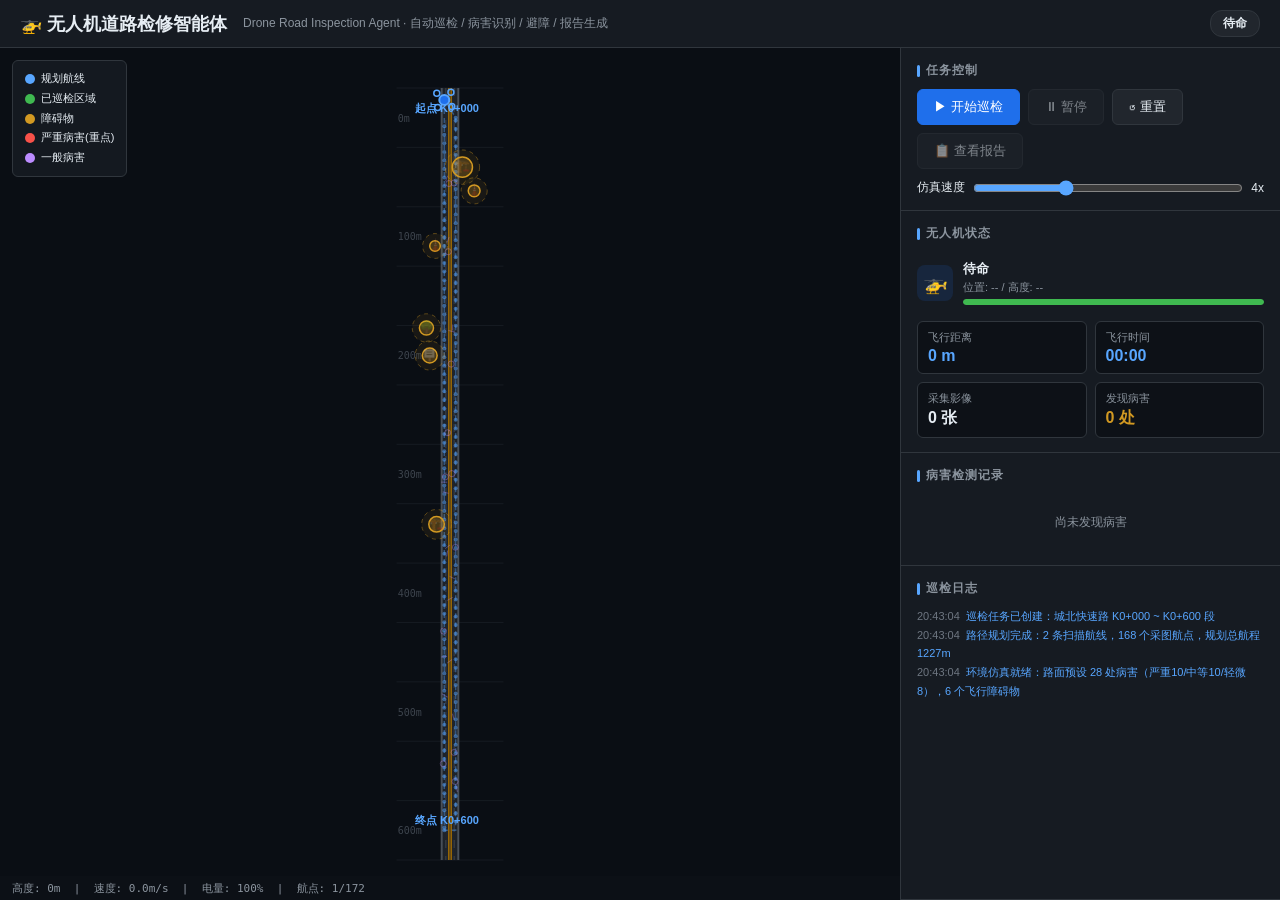
<file: web/simulation/index.html>
<!DOCTYPE html>
<html lang="zh-CN">
<head>
<meta charset="UTF-8">
<meta name="viewport" content="width=device-width, initial-scale=1.0">
<title>无人机道路检修智能体</title>
<style>
  * { margin: 0; padding: 0; box-sizing: border-box; }
  :root {
    --bg: #0d1117; --panel: #161b22; --border: #30363d;
    --text: #e6edf3; --text-dim: #8b949e; --accent: #58a6ff;
    --green: #3fb950; --yellow: #d29922; --red: #f85149;
    --orange: #db6d28; --purple: #bc8cff;
  }
  body {
    font-family: "Segoe UI", "Microsoft YaHei", sans-serif;
    background: var(--bg); color: var(--text);
    height: 100vh; display: flex; flex-direction: column; overflow: hidden;
  }
  header {
    background: var(--panel); border-bottom: 1px solid var(--border);
    padding: 10px 20px; display: flex; align-items: center; gap: 16px; flex-shrink: 0;
  }
  header h1 { font-size: 18px; font-weight: 600; }
  header .subtitle { color: var(--text-dim); font-size: 12px; }
  header .status-badge {
    margin-left: auto; padding: 4px 12px; border-radius: 12px;
    font-size: 12px; font-weight: 600; background: #21262d; border: 1px solid var(--border);
  }
  .main { display: flex; flex: 1; overflow: hidden; }
  /* 左侧画布区 */
  .canvas-area { flex: 1; position: relative; background: #0a0e14; overflow: hidden; }
  #mainCanvas { display: block; width: 100%; height: 100%; }
  .canvas-overlay {
    position: absolute; top: 12px; left: 12px; display: flex; gap: 8px; flex-wrap: wrap;
  }
  .legend {
    background: rgba(22,27,34,0.9); border: 1px solid var(--border);
    border-radius: 6px; padding: 8px 12px; font-size: 11px; line-height: 1.8;
  }
  .legend .dot {
    display: inline-block; width: 10px; height: 10px; border-radius: 50%;
    margin-right: 6px; vertical-align: middle;
  }
  /* 右侧面板 */
  .sidebar {
    width: 380px; background: var(--panel); border-left: 1px solid var(--border);
    display: flex; flex-direction: column; overflow-y: auto; flex-shrink: 0;
  }
  .section { padding: 14px 16px; border-bottom: 1px solid var(--border); }
  .section h3 {
    font-size: 12px; text-transform: uppercase; letter-spacing: 1px;
    color: var(--text-dim); margin-bottom: 10px; display: flex; align-items: center; gap: 6px;
  }
  .section h3::before {
    content: ""; width: 3px; height: 12px; background: var(--accent); border-radius: 2px;
  }
  /* 控制按钮 */
  .controls { display: flex; gap: 8px; flex-wrap: wrap; }
  .btn {
    padding: 8px 16px; border: 1px solid var(--border); border-radius: 6px;
    background: #21262d; color: var(--text); font-size: 13px; cursor: pointer;
    transition: all 0.15s; font-family: inherit;
  }
  .btn:hover { background: #30363d; border-color: #8b949e; }
  .btn.primary { background: #1f6feb; border-color: #1f6feb; color: #fff; }
  .btn.primary:hover { background: #388bfd; }
  .btn.warn { background: #9e6a03; border-color: #9e6a03; color: #fff; }
  .btn:disabled { opacity: 0.5; cursor: not-allowed; }
  .speed-control { display: flex; align-items: center; gap: 8px; margin-top: 10px; font-size: 12px; }
  .speed-control input[type=range] { flex: 1; accent-color: var(--accent); }
  /* 状态网格 */
  .status-grid { display: grid; grid-template-columns: 1fr 1fr; gap: 8px; }
  .stat-card {
    background: #0d1117; border: 1px solid var(--border); border-radius: 6px;
    padding: 8px 10px;
  }
  .stat-card .label { font-size: 11px; color: var(--text-dim); }
  .stat-card .value { font-size: 16px; font-weight: 600; margin-top: 2px; }
  .stat-card .value.green { color: var(--green); }
  .stat-card .value.yellow { color: var(--yellow); }
  .stat-card .value.red { color: var(--red); }
  .stat-card .value.blue { color: var(--accent); }
  /* 无人机状态条 */
  .drone-status {
    display: flex; align-items: center; gap: 10px; padding: 8px 0;
  }
  .drone-icon {
    width: 36px; height: 36px; border-radius: 8px; background: #1f6feb22;
    display: flex; align-items: center; justify-content: center; font-size: 20px;
  }
  .drone-info { flex: 1; }
  .drone-info .state-text { font-size: 13px; font-weight: 600; }
  .drone-info .coord-text { font-size: 11px; color: var(--text-dim); margin-top: 2px; }
  .battery-bar {
    height: 6px; background: #21262d; border-radius: 3px; margin-top: 4px; overflow: hidden;
  }
  .battery-bar .fill { height: 100%; border-radius: 3px; transition: width 0.3s; }
  /* 病害列表 */
  .damage-list { max-height: 260px; overflow-y: auto; }
  .damage-item {
    display: flex; align-items: center; gap: 8px; padding: 8px;
    border: 1px solid var(--border); border-radius: 6px; margin-bottom: 6px;
    background: #0d1117; font-size: 12px; animation: fadeIn 0.3s ease;
  }
  @keyframes fadeIn { from { opacity: 0; transform: translateY(-6px); } to { opacity: 1; } }
  .damage-item .sev-dot {
    width: 10px; height: 10px; border-radius: 50%; flex-shrink: 0;
  }
  .damage-item .d-type { font-weight: 600; }
  .damage-item .d-coord { color: var(--text-dim); font-size: 11px; }
  .damage-item .priority-tag {
    margin-left: auto; background: #f8514922; color: var(--red);
    padding: 2px 6px; border-radius: 4px; font-size: 10px; font-weight: 700;
    border: 1px solid #f8514944; white-space: nowrap;
  }
  .damage-item.severe { border-color: #f8514966; background: #f8514911; }
  .empty-hint { color: var(--text-dim); font-size: 12px; text-align: center; padding: 20px; }
  /* 日志 */
  .log-list { max-height: 180px; overflow-y: auto; font-size: 11px; line-height: 1.7; }
  .log-list .log-line { color: var(--text-dim); }
  .log-list .log-line .time { color: #6e7681; margin-right: 6px; }
  .log-list .log-line.warn { color: var(--yellow); }
  .log-list .log-line.alert { color: var(--red); }
  .log-list .log-line.ok { color: var(--green); }
  .log-list .log-line.info { color: var(--accent); }
  /* 报告弹窗 */
  .modal-mask {
    display: none; position: fixed; inset: 0; background: rgba(0,0,0,0.7);
    z-index: 100; align-items: center; justify-content: center;
  }
  .modal-mask.show { display: flex; }
  .modal {
    background: var(--panel); border: 1px solid var(--border); border-radius: 10px;
    width: 720px; max-width: 92vw; max-height: 86vh; display: flex; flex-direction: column;
  }
  .modal-header {
    padding: 16px 20px; border-bottom: 1px solid var(--border);
    display: flex; align-items: center; justify-content: space-between;
  }
  .modal-header h2 { font-size: 16px; }
  .modal-close {
    background: none; border: none; color: var(--text-dim); font-size: 20px;
    cursor: pointer; padding: 4px 8px;
  }
  .modal-close:hover { color: var(--text); }
  .modal-body { padding: 20px; overflow-y: auto; }
  .report-section { margin-bottom: 20px; }
  .report-section h4 {
    font-size: 13px; color: var(--accent); margin-bottom: 8px;
    border-bottom: 1px solid var(--border); padding-bottom: 4px;
  }
  .report-table { width: 100%; border-collapse: collapse; font-size: 12px; }
  .report-table th, .report-table td {
    padding: 6px 8px; text-align: left; border-bottom: 1px solid var(--border);
  }
  .report-table th { color: var(--text-dim); font-weight: 600; }
  .report-table .severe-row { background: #f8514911; }
  .sev-badge {
    padding: 2px 8px; border-radius: 10px; font-size: 11px; font-weight: 600;
  }
  .sev-badge.minor { background: #3fb95022; color: var(--green); }
  .sev-badge.moderate { background: #d2992222; color: var(--yellow); }
  .sev-badge.severe { background: #f8514922; color: var(--red); }
  .summary-cards { display: grid; grid-template-columns: repeat(4,1fr); gap: 10px; margin-bottom: 16px; }
  .summary-card {
    background: #0d1117; border: 1px solid var(--border); border-radius: 6px; padding: 10px;
    text-align: center;
  }
  .summary-card .num { font-size: 24px; font-weight: 700; }
  .summary-card .lbl { font-size: 11px; color: var(--text-dim); margin-top: 2px; }
  .recommendation {
    background: #0d1117; border-left: 3px solid var(--yellow); padding: 10px 12px;
    border-radius: 0 6px 6px 0; font-size: 12px; line-height: 1.7; margin-bottom: 6px;
  }
  .recommendation.critical { border-left-color: var(--red); }
  /* 滚动条 */
  ::-webkit-scrollbar { width: 6px; }
  ::-webkit-scrollbar-track { background: transparent; }
  ::-webkit-scrollbar-thumb { background: #30363d; border-radius: 3px; }
  ::-webkit-scrollbar-thumb:hover { background: #484f58; }
</style>
</head>
<body>
<header>
  <h1>🚁 无人机道路检修智能体</h1>
  <span class="subtitle">Drone Road Inspection Agent · 自动巡检 / 病害识别 / 避障 / 报告生成</span>
  <span class="status-badge" id="agentStatus">待命</span>
</header>
<div class="main">
  <div class="canvas-area">
    <canvas id="mainCanvas"></canvas>
    <div class="canvas-overlay">
      <div class="legend">
        <div><span class="dot" style="background:#58a6ff"></span>规划航线</div>
        <div><span class="dot" style="background:#3fb950"></span>已巡检区域</div>
        <div><span class="dot" style="background:#d29922"></span>障碍物</div>
        <div><span class="dot" style="background:#f85149"></span>严重病害(重点)</div>
        <div><span class="dot" style="background:#bc8cff"></span>一般病害</div>
      </div>
    </div>
  </div>
  <div class="sidebar">
    <div class="section">
      <h3>任务控制</h3>
      <div class="controls">
        <button class="btn primary" id="btnStart">▶ 开始巡检</button>
        <button class="btn" id="btnPause" disabled>⏸ 暂停</button>
        <button class="btn" id="btnReset">↺ 重置</button>
        <button class="btn" id="btnReport" disabled>📋 查看报告</button>
      </div>
      <div class="speed-control">
        <span>仿真速度</span>
        <input type="range" id="speedSlider" min="1" max="10" value="4">
        <span id="speedLabel">4x</span>
      </div>
    </div>
    <div class="section">
      <h3>无人机状态</h3>
      <div class="drone-status">
        <div class="drone-icon">🚁</div>
        <div class="drone-info">
          <div class="state-text" id="droneState">待命</div>
          <div class="coord-text" id="droneCoord">位置: -- / 高度: --</div>
          <div class="battery-bar"><div class="fill" id="batteryFill" style="width:100%;background:var(--green)"></div></div>
        </div>
      </div>
      <div class="status-grid" style="margin-top:8px">
        <div class="stat-card"><div class="label">飞行距离</div><div class="value blue" id="statDistance">0 m</div></div>
        <div class="stat-card"><div class="label">飞行时间</div><div class="value blue" id="statTime">0 s</div></div>
        <div class="stat-card"><div class="label">采集影像</div><div class="value" id="statImages">0 张</div></div>
        <div class="stat-card"><div class="label">发现病害</div><div class="value yellow" id="statDamages">0 处</div></div>
      </div>
    </div>
    <div class="section">
      <h3>病害检测记录</h3>
      <div class="damage-list" id="damageList">
        <div class="empty-hint">尚未发现病害</div>
      </div>
    </div>
    <div class="section" style="flex:1">
      <h3>巡检日志</h3>
      <div class="log-list" id="logList"></div>
    </div>
  </div>
</div>
<!-- 报告弹窗 -->
<div class="modal-mask" id="reportModal">
  <div class="modal">
    <div class="modal-header">
      <h2>📋 道路巡检报告</h2>
      <button class="modal-close" id="btnCloseReport">✕</button>
    </div>
    <div class="modal-body" id="reportBody"></div>
  </div>
</div>
<script src="js/config.js"></script>
<script src="js/environment.js"></script>
<script src="js/planning.js"></script>
<script src="js/drone.js"></script>
<script src="js/report.js"></script>
<script src="js/renderer.js"></script>
<script src="js/agent.js"></script>
</body>
</html>
</file>
